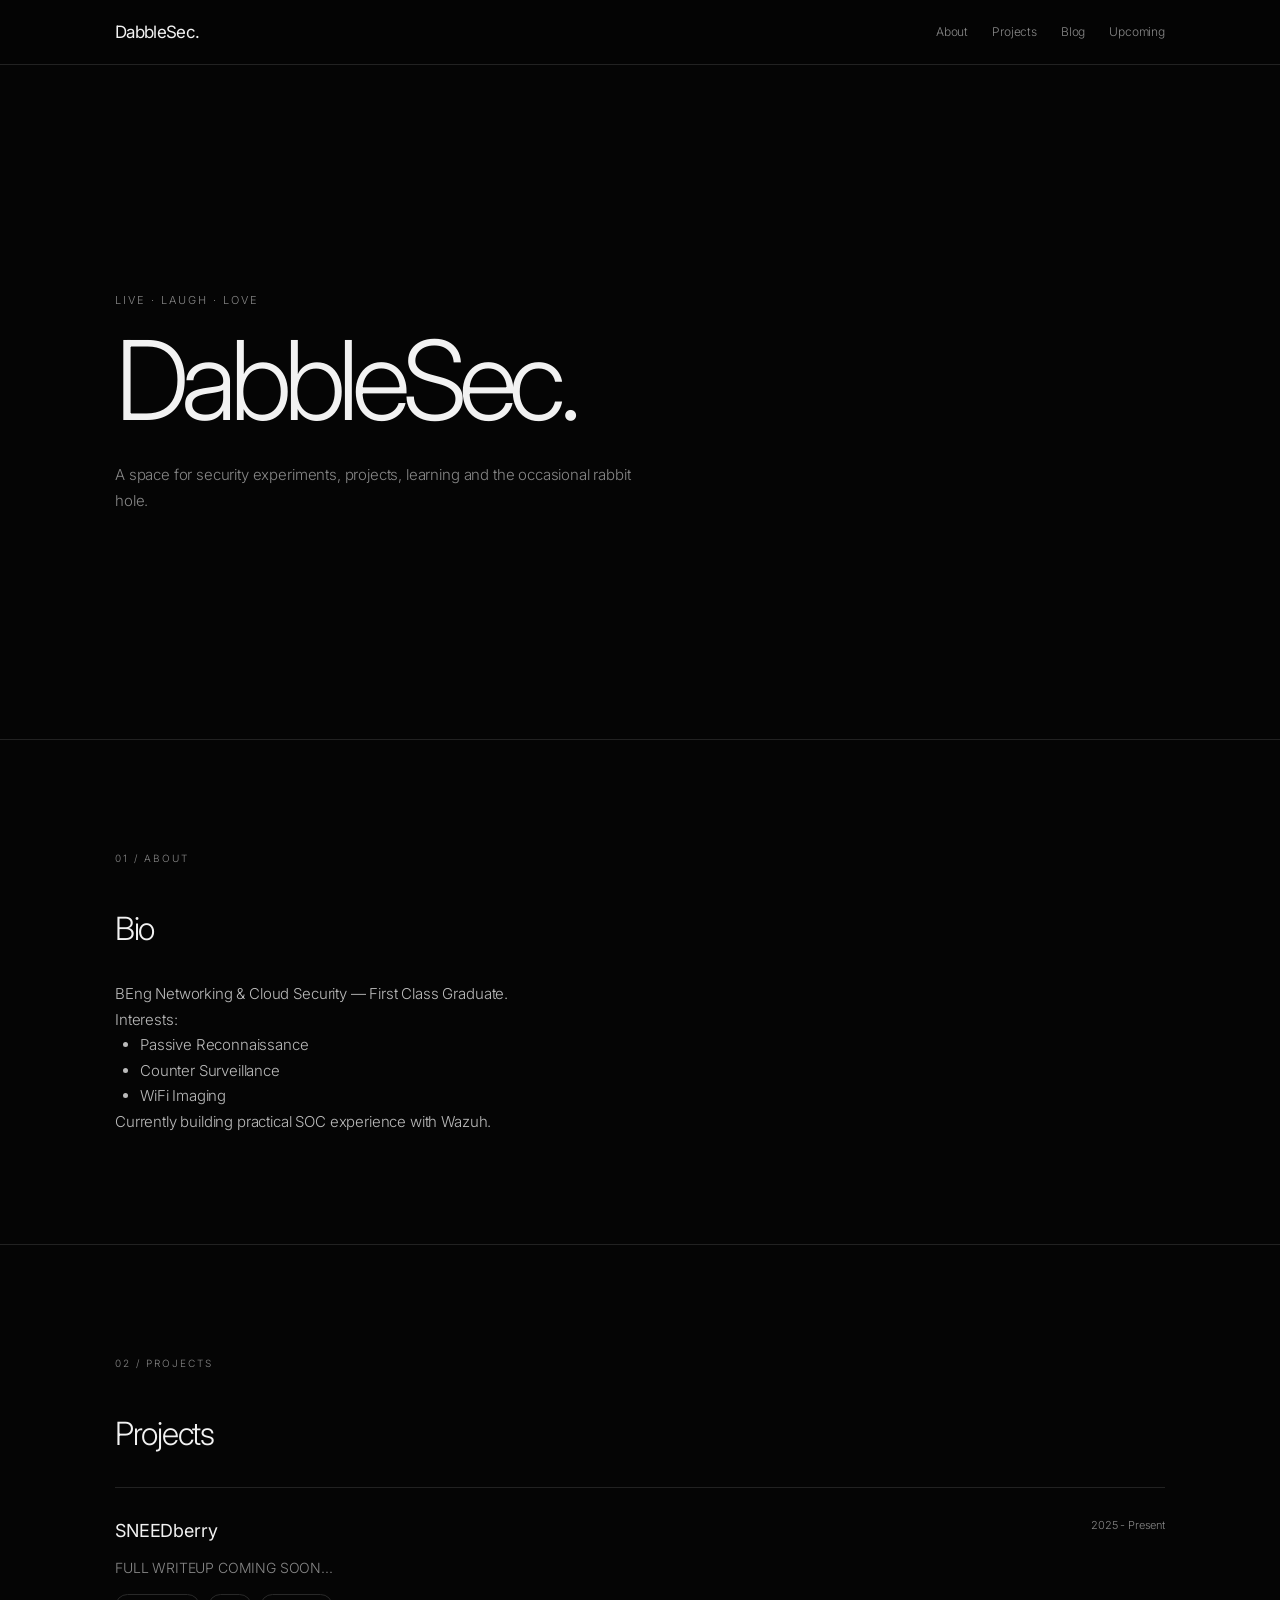
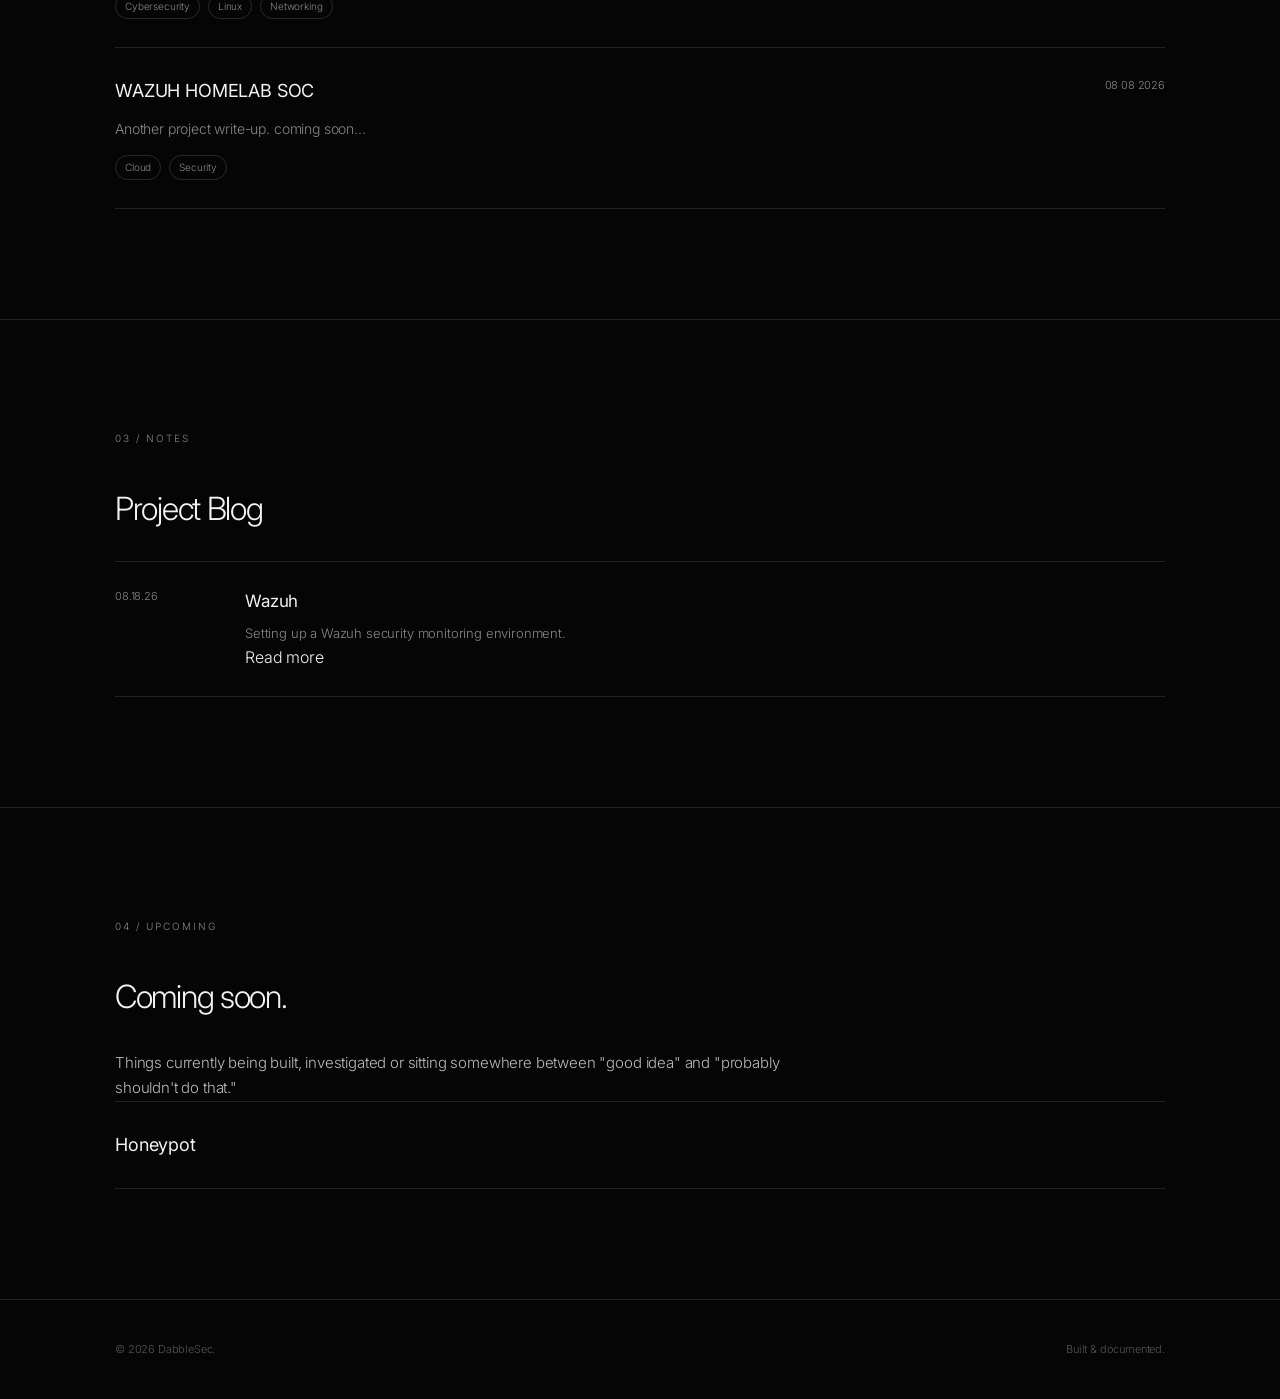
<file: index.html>
<!DOCTYPE html>
<html lang="en">
<head>
  <meta charset="UTF-8">
  <meta name="viewport" content="width=device-width, initial-scale=1.0">

  <title>DabbleSec</title>

  <link rel="preconnect" href="https://fonts.googleapis.com">
  <link rel="preconnect" href="https://fonts.gstatic.com" crossorigin>
  <link href="https://fonts.googleapis.com/css2?family=Inter:wght@300;400;500&display=swap" rel="stylesheet">

  <style>
    :root {
      --bg: #050505;
      --text: #f2f2f2;
      --muted: #888;
      --line: #222;
      --accent: #fff;
    }

    * {
      box-sizing: border-box;
      margin: 0;
      padding: 0;
    }

    html {
      scroll-behavior: smooth;
    }

    body {
      background: var(--bg);
      color: var(--text);
      font-family: "Inter", sans-serif;
      font-weight: 300;
      line-height: 1.7;
      letter-spacing: -0.01em;
    }

    a {
      color: inherit;
      text-decoration: none;
    }

    .container {
      width: min(100% - 40px, 1050px);
      margin: auto;
    }

    /* Navigation */

    nav {
      position: sticky;
      top: 0;
      z-index: 10;
      background: rgba(5, 5, 5, 0.85);
      backdrop-filter: blur(12px);
      border-bottom: 1px solid var(--line);
    }

    nav .container {
      height: 64px;
      display: flex;
      align-items: center;
      justify-content: space-between;
    }

    .logo {
      font-size: 17px;
      font-weight: 400;
      letter-spacing: -0.04em;
    }

    nav ul {
      display: flex;
      gap: 24px;
      list-style: none;
      font-size: 12px;
      color: var(--muted);
    }

    nav a:hover {
      color: var(--text);
    }

    /* Hero */

    .hero {
      min-height: 75vh;
      display: flex;
      flex-direction: column;
      justify-content: center;
      border-bottom: 1px solid var(--line);
    }

    .hero .eyebrow {
      color: var(--muted);
      font-size: 11px;
      text-transform: uppercase;
      letter-spacing: 0.18em;
      margin-bottom: 18px;
    }

    .hero h1 {
      font-size: clamp(56px, 10vw, 110px);
      line-height: 0.95;
      font-weight: 300;
      letter-spacing: -0.07em;
    }

    .hero p {
      max-width: 520px;
      margin-top: 30px;
      color: var(--muted);
      font-size: 15px;
    }

    /* Sections */

    section {
      padding: 110px 0;
      border-bottom: 1px solid var(--line);
    }

    .section-label {
      color: var(--muted);
      font-size: 10px;
      text-transform: uppercase;
      letter-spacing: 0.2em;
      margin-bottom: 35px;
    }

    h2 {
      font-size: 32px;
      font-weight: 300;
      letter-spacing: -0.04em;
      margin-bottom: 25px;
    }

    .content {
      max-width: 720px;
      color: #bbb;
      font-size: 15px;
    }

    /* Projects */

    .project {
      padding: 28px 0;
      border-top: 1px solid var(--line);
    }

    .project:last-child {
      border-bottom: 1px solid var(--line);
    }

    .project-header {
      display: flex;
      justify-content: space-between;
      gap: 20px;
    }

    .project h3 {
      font-size: 18px;
      font-weight: 400;
    }

    .project .date {
      color: var(--muted);
      font-size: 11px;
    }

    .project p {
      margin-top: 10px;
      max-width: 650px;
      color: var(--muted);
      font-size: 14px;
    }

    .tags {
      display: flex;
      gap: 8px;
      flex-wrap: wrap;
      margin-top: 14px;
    }

    .tag {
      border: 1px solid #292929;
      padding: 3px 9px;
      color: #888;
      font-size: 10px;
      border-radius: 20px;
    }

    /* Blog */

    .blog-post {
      display: grid;
      grid-template-columns: 100px 1fr;
      gap: 30px;
      padding: 25px 0;
      border-top: 1px solid var(--line);
    }

    .blog-post:last-child {
      border-bottom: 1px solid var(--line);
    }

    .blog-date {
      color: var(--muted);
      font-size: 11px;
    }

    .blog-post h3 {
      font-size: 17px;
      font-weight: 400;
    }

    .blog-post p {
      color: var(--muted);
      font-size: 13px;
      margin-top: 6px;
    }

    /* Footer */

    footer {
      padding: 40px 0;
      color: #555;
      font-size: 11px;
      display: flex;
      justify-content: space-between;
    }

    @media (max-width: 650px) {
      nav ul {
        display: none;
      }

      .hero {
        min-height: 65vh;
      }

      section {
        padding: 75px 0;
      }

      .blog-post {
        grid-template-columns: 1fr;
        gap: 5px;
      }

      .project-header {
        flex-direction: column;
        gap: 4px;
      }
    }
  </style>
</head>

<body>

  <!-- Navigation -->
  <nav>
    <div class="container">
      <a href="#" class="logo">DabbleSec.</a>

      <ul>
        <li><a href="#about">About</a></li>
        <li><a href="#projects">Projects</a></li>
        <li><a href="#blog">Blog</a></li>
        <li><a href="#upcoming">Upcoming</a></li>
      </ul>
    </div>
  </nav>


  <!-- Hero -->
  <header class="hero">
    <div class="container">
      <div class="eyebrow">Live · Laugh · Love</div>

      <h1>DabbleSec.</h1>

      <p>
        A space for security experiments, projects,
        learning and the occasional rabbit hole.
      </p>
    </div>
  </header>


  <!-- Bio -->
  <section id="about"> 
    <div class="container">

      <div class="section-label">01 / About</div>

      <h2>Bio</h2>

      <div class="content">
        <p>
          <p>
              BEng Networking &amp; Cloud Security — First Class Graduate.
          </p>

          <p>
              Interests:
          </p>

          <ul style="margin-left: 25px;">
            <li>Passive Reconnaissance</li>
            <li>Counter Surveillance</li>
            <li>WiFi Imaging</li>
          </ul>
        
        <p>
           Currently building practical SOC experience with Wazuh.
         </p>
        
        </p>
      </div>

    </div>
  </section>


  <!-- Projects -->
  <section id="projects">
    <div class="container">

      <div class="section-label">02 / Projects</div>

      <h2>Projects</h2>

      <!-- Project 1 -->
      <article class="project">

        <div class="project-header">
          <h3>SNEEDberry</h3>
          <span class="date">2025 - Present</span>
        </div>

        <p>
         FULL WRITEUP COMING SOON...
        </p>

        <div class="tags">
          <span class="tag">Cybersecurity</span>
          <span class="tag">Linux</span>
          <span class="tag">Networking</span>
        </div>

      </article>


      <!-- Project 2 -->
      <article class="project">

        <div class="project-header">
          <h3>WAZUH HOMELAB SOC</h3>
          <span class="date">08 08 2026</span>
        </div>

        <p>
          Another project write-up. coming soon...
        </p>

        <div class="tags">
          <span class="tag">Cloud</span>
          <span class="tag">Security</span>
        </div>

      </article>

    </div>
  </section>


  <!-- Blog -->
  <section id="blog">
    <div class="container">

      <div class="section-label">03 / Notes</div>

      <h2>Project Blog</h2>

      <article class="blog-post">
        <div class="blog-date">08.18.26</div>

        <div>
          <h3>Wazuh</h3>
          <p>
            Setting up a Wazuh security monitoring environment.
          </p>
          <a href="blog_wazuh.html">Read more</a>
        </div>
      </article>
<!--
      <article class="blog-post">
        <div class="blog-date">—</div>

        <div>
          <h3>Coming soon</h3>
          <p>
            Another experiment, investigation or rabbit hole.
          </p>
        </div>
      </article>
-->
    </div>
  </section>

  
  <!-- Upcoming -->
  <section id="upcoming">
    <div class="container">

      <div class="section-label">04 / Upcoming</div>

      <h2>Coming soon.</h2>

      <div class="content">
        <p>
          Things currently being built, investigated or
          sitting somewhere between "good idea" and
          "probably shouldn't do that."
        </p>
      </div>

      <div class="project">

        <div class="project-header">
          <h3>Honeypot</h3>
         <!-- <span class="date">Soon</span> -->
        </div>
<!--
        <p>
          A short description of what's coming.
        </p>
-->
      </div>

    </div>
  </section>


  


  <!-- Footer -->
  <footer class="container">
    <span>© 2026 DabbleSec.</span>
    <span>Built &amp; documented.</span>
  </footer>

</body>
</html>
</file>
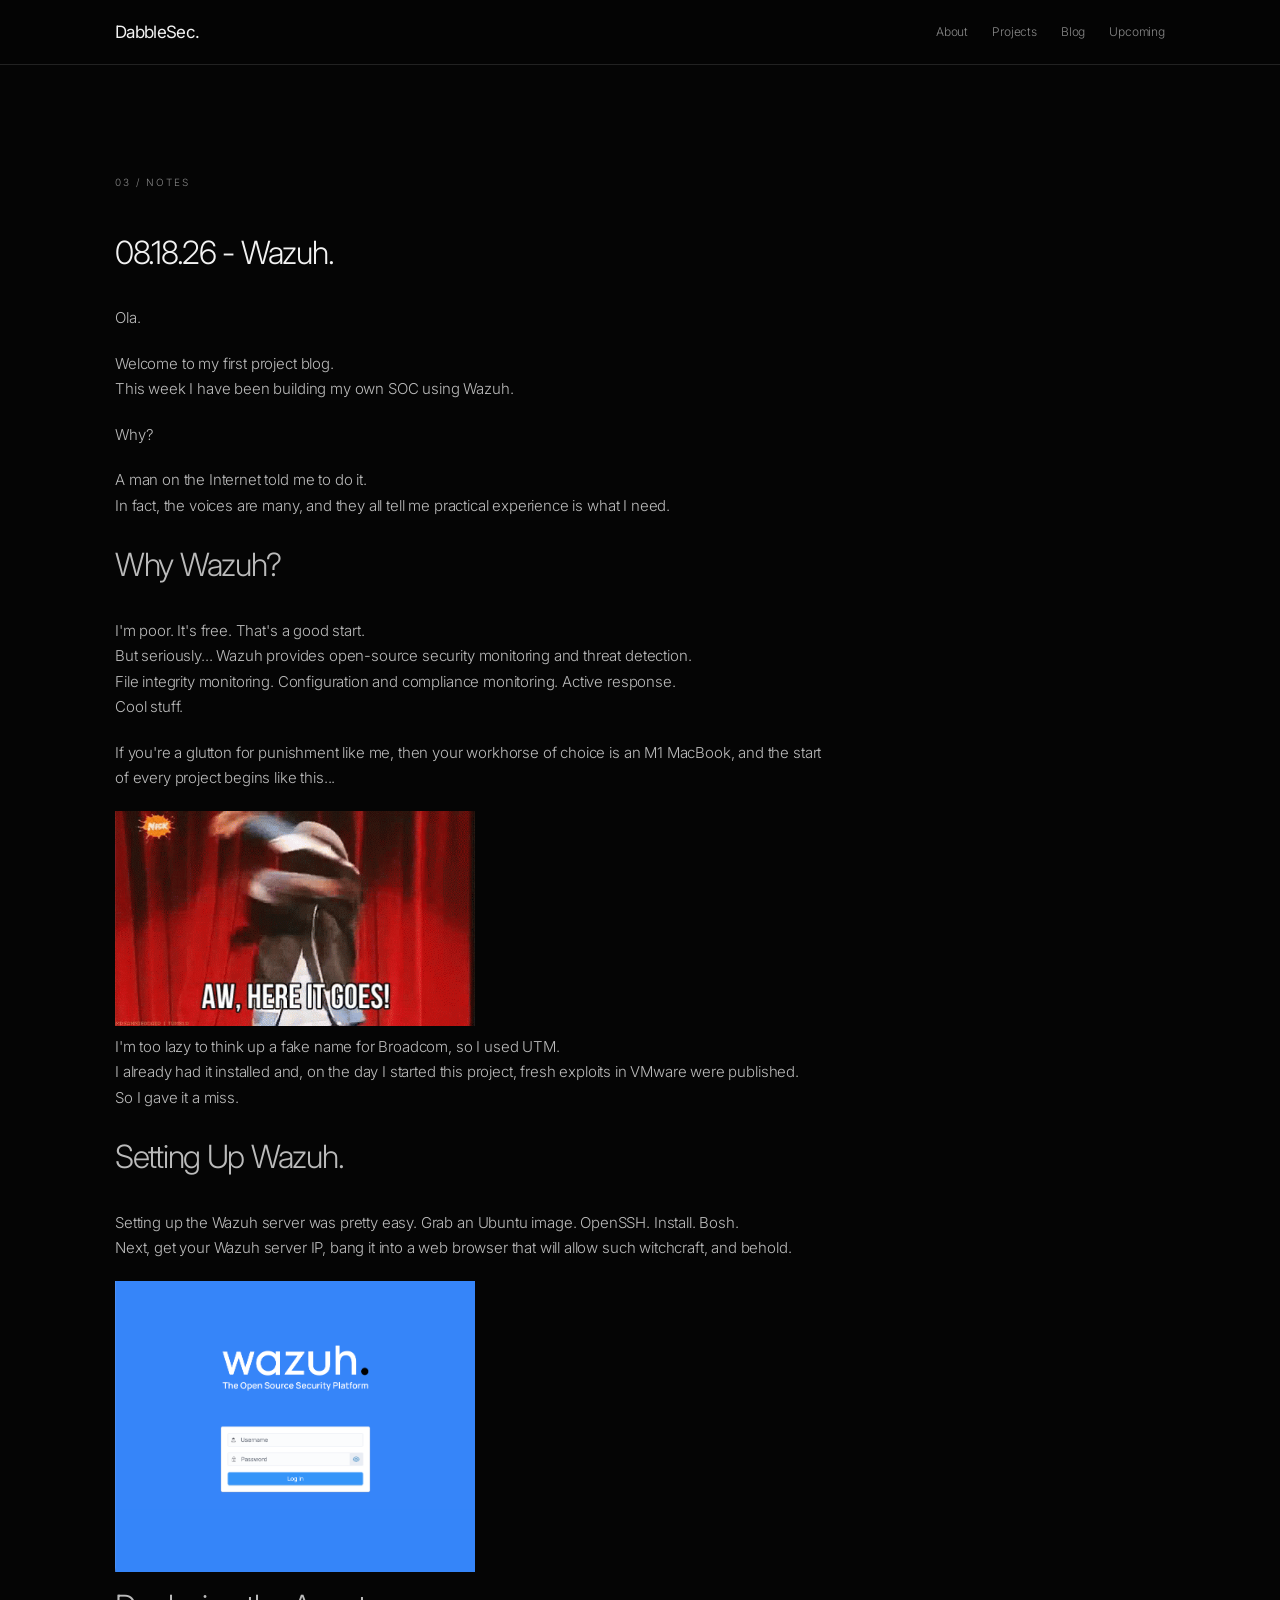
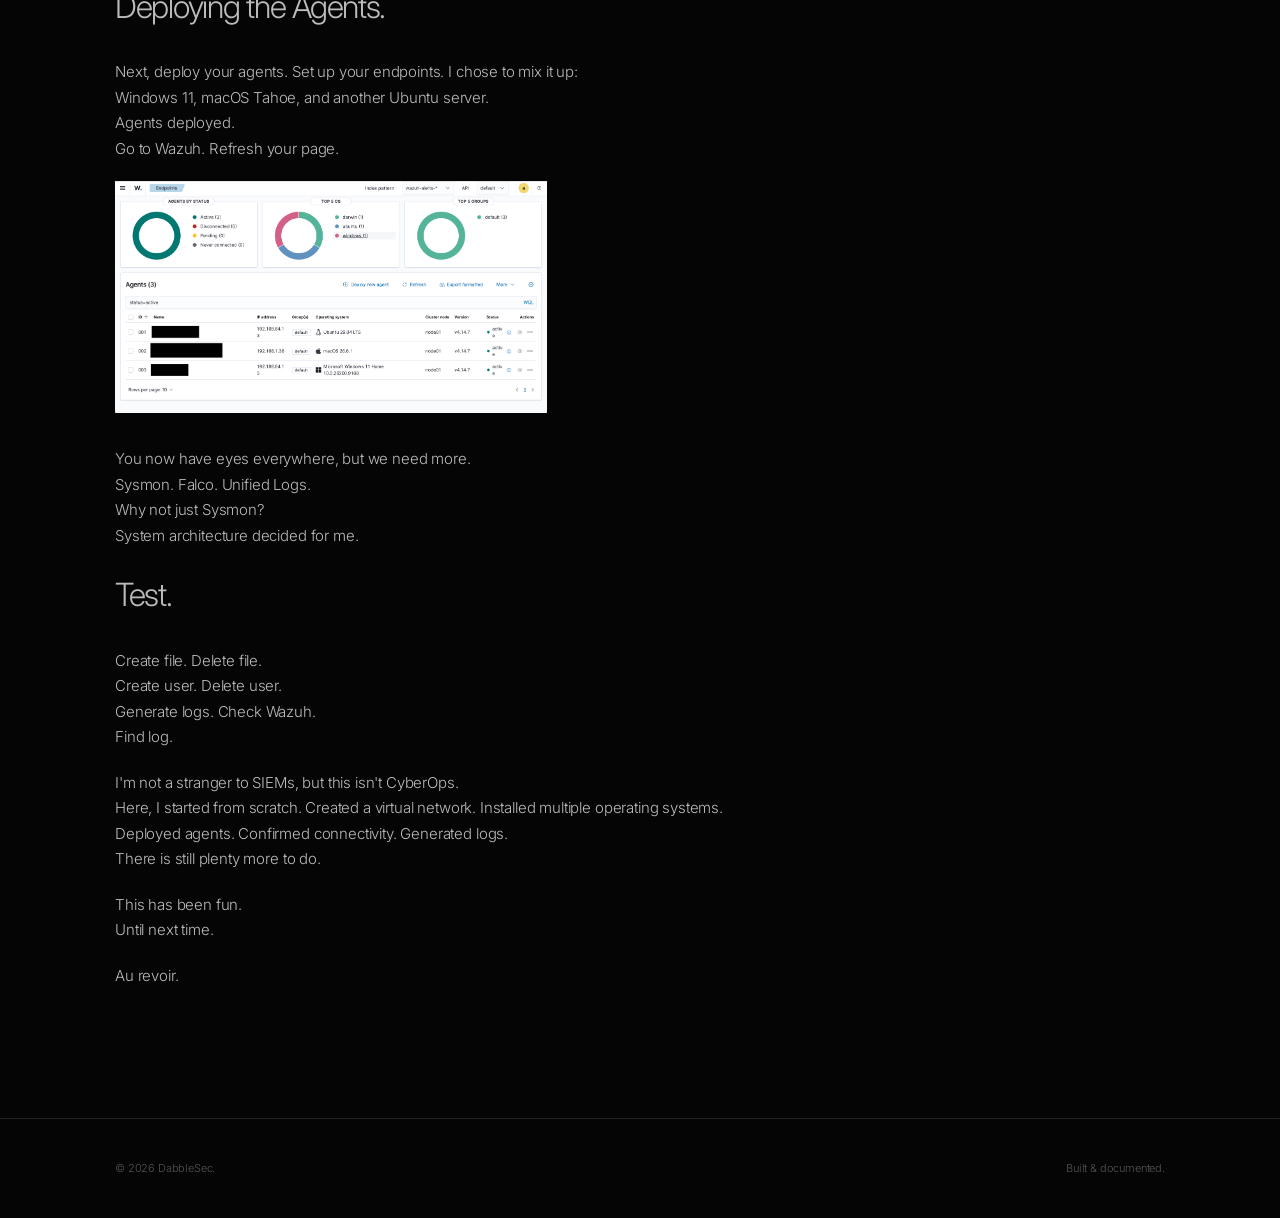
<file: blog_wazuh.html>
<!DOCTYPE html>
<html lang="en">
<head>
  <meta charset="UTF-8">
  <meta name="viewport" content="width=device-width, initial-scale=1.0">

  <title>Wazuh — DabbleSec.</title>

  <link rel="preconnect" href="https://fonts.googleapis.com">
  <link rel="preconnect" href="https://fonts.gstatic.com" crossorigin>
  <link href="https://fonts.googleapis.com/css2?family=Inter:wght@300;400;500&display=swap" rel="stylesheet">

  <link rel="stylesheet" href="nav.css">

  <style>
    :root {
      --bg: #050505;
      --text: #f2f2f2;
      --muted: #888;
      --line: #222;
      --accent: #fff;
    }

    * {
      box-sizing: border-box;
      margin: 0;
      padding: 0;
    }

    html {
      scroll-behavior: smooth;
    }

    body {
      background: var(--bg);
      color: var(--text);
      font-family: "Inter", sans-serif;
      font-weight: 300;
      line-height: 1.7;
      letter-spacing: -0.01em;
    }

    a {
      color: inherit;
      text-decoration: none;
    }

    .container {
      width: min(100% - 40px, 1050px);
      margin: auto;
    }

    nav .container {
      height: 64px;
      display: flex;
      align-items: center;
      justify-content: space-between;
    }

    .logo {
      font-size: 17px;
      font-weight: 400;
      letter-spacing: -0.04em;
    }

    nav ul {
      display: flex;
      gap: 24px;
      list-style: none;
      font-size: 12px;
      color: var(--muted);
    }

    nav a:hover {
      color: var(--text);
    }

    section {
      padding: 110px 0;
      border-bottom: 1px solid var(--line);
    }

    .section-label {
      color: var(--muted);
      font-size: 10px;
      text-transform: uppercase;
      letter-spacing: 0.2em;
      margin-bottom: 35px;
    }

    h2 {
      font-size: 32px;
      font-weight: 300;
      letter-spacing: -0.04em;
      margin-bottom: 25px;
    }

    .content {
      max-width: 720px;
      color: #bbb;
      font-size: 15px;
    }

    .content p {
      margin-bottom: 20px;
    }

    footer {
      padding: 40px 0;
      color: #555;
      font-size: 11px;
      display: flex;
      justify-content: space-between;
    }

    @media (max-width: 650px) {
      nav ul {
        display: none;
      }

      section {
        padding: 75px 0;
      }
    }
  </style>
</head>

<body>

  <nav>
    <div class="container">
      <a href="index.html" class="logo">DabbleSec.</a>

      <ul>
        <li><a href="index.html#about">About</a></li>
        <li><a href="index.html#projects">Projects</a></li>
        <li><a href="index.html#blog">Blog</a></li>
        <li><a href="index.html#upcoming">Upcoming</a></li>
      </ul>
    </div>
  </nav>

  <section>
    <div class="container">

      <div class="section-label">03 / Notes</div>

      <h2>08.18.26 - Wazuh.</h2>

      <div class="content">

        <p>Ola.</p>

        <p>Welcome to my first project blog.<br>
          This week I have been building my own SOC using Wazuh.
        </p>

        <p>Why?</p>

        <p>
          A man on the Internet told me to do it.<br>
          In fact, the voices are many, and they all tell me practical experience is what I need.
        </p>

        <h2>Why Wazuh?</h2>

        <p>
          I'm poor. It's free. That's a good start.<br>
          But seriously... Wazuh provides open-source security monitoring and threat detection.<br>
          File integrity monitoring. Configuration and compliance monitoring. Active response.<br>
          Cool stuff.
        </p>

        <p>
          If you're a glutton for punishment like me, then your workhorse of choice is an M1
          MacBook, and the start of every project begins like this...
        </p>
<img src="./Images/kenanandkel-here-it-goes-4264554497.gif" alt="Kel.gif" style="width: 50%; height: auto;">
        <p>
          I'm too lazy to think up a fake name for Broadcom, so I used UTM.<br>
          I already had it installed and, on the day I started this project, fresh exploits
          in VMware were published.<br> So I gave it a miss.
        </p>

        <h2>Setting Up Wazuh.</h2>

        <p>
          Setting up the Wazuh server was pretty easy. Grab an Ubuntu image. OpenSSH. Install.
          Bosh.<br>
          Next, get your Wazuh server IP, bang it into a web browser that will allow such
          witchcraft, and behold.
        </p>

        <img src="./Images/wazuh.png" alt="Wazuh Login" style="width: 50%; height: auto;">

        <h2>Deploying the Agents.</h2>

        <p>
          Next, deploy your agents. Set up your endpoints. I chose to mix it up:<br>
          Windows 11, macOS Tahoe, and another Ubuntu server.<br>
          Agents deployed.<br>
          Go to Wazuh. Refresh your page.</p>

        <img src="./Images/agents.png" alt="Active agents." style="width: 60%; height: auto;">

        <p><br>
          You now have eyes everywhere, but we need more.<br>
          Sysmon. Falco. Unified Logs.<br>
          Why not just Sysmon?<br>
          System architecture decided for me.</p>

        <h2>Test.</h2>

        <p>
          Create file. Delete file.<br>
          Create user. Delete user.<br>
          Generate logs. Check Wazuh.<br>
          Find log.
        </p>

        <p>
          I'm not a stranger to SIEMs, but this isn't CyberOps.<br>
          Here, I started from scratch. Created a virtual network. Installed multiple
          operating systems.<br> Deployed agents. Confirmed connectivity. Generated logs.<br>
          There is still plenty more to do.
        </p>

        <p>This has been fun.<br>
          Until next time.</p>

        <p>Au revoir.</p>

      </div>

    </div>
  </section>

  <footer class="container">
    <span>© 2026 DabbleSec.</span>
    <span>Built &amp; documented.</span>
  </footer>

</body>
</html>
</file>
<file: nav.css>
nav {
  position: fixed;
  top: 0;
  left: 0;
  width: 100%;
  z-index: 1000;
  background: rgba(5, 5, 5, 0.90);
  backdrop-filter: blur(12px);
  border-bottom: 1px solid var(--line);
}

nav .container {
  height: 64px;
  display: flex;
  align-items: center;
  justify-content: space-between;
}

/* Prevent the fixed navigation from covering content */
body {
  padding-top: 64px;
}
</file>
